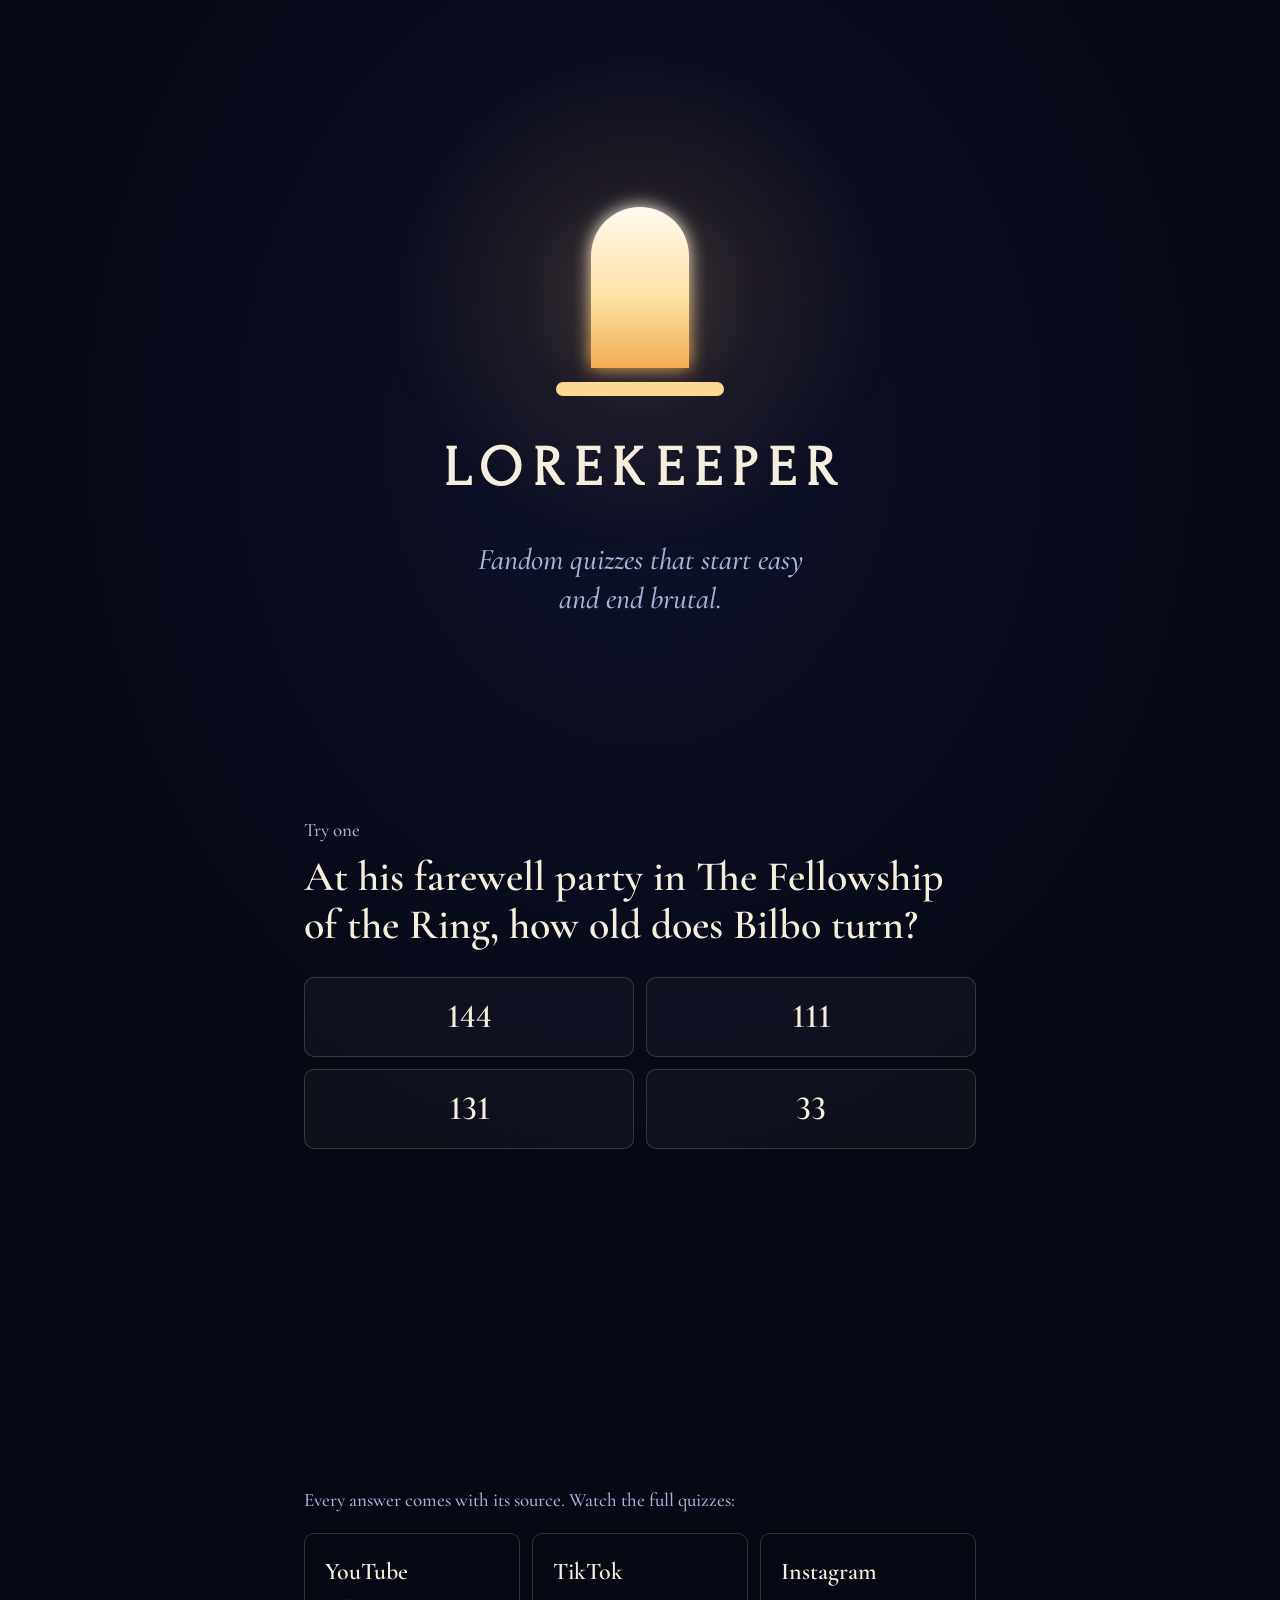
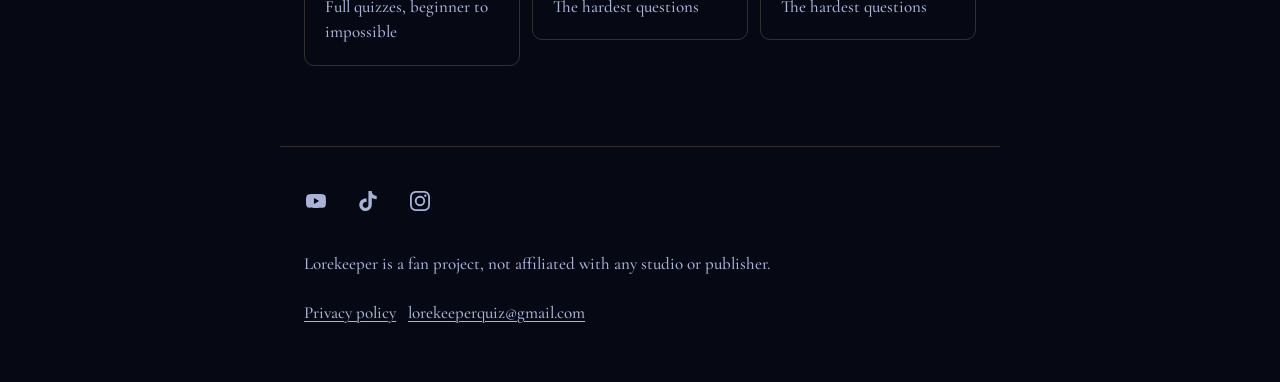
<file: index.html>
<!doctype html>
<html lang="en">
<head>
<meta charset="utf-8">
<meta name="viewport" content="width=device-width, initial-scale=1">
<title>Lorekeeper: fandom quizzes that start easy and end brutal</title>
<meta name="description" content="Lord of the Rings, Star Wars, Harry Potter and more. Quizzes from beginner to impossible, and every answer comes with its source.">
<meta property="og:title" content="Lorekeeper">
<meta property="og:description" content="Fandom quizzes that start easy and end brutal. Every answer comes with its source.">
<meta property="og:image" content="https://lorekeeper.greighlabs.com/og.jpg">
<meta name="twitter:card" content="summary_large_image">
<meta name="theme-color" content="#060814">
<link rel="icon" href="favicon.png">
<link rel="apple-touch-icon" href="apple-touch-icon.png">
<link rel="preload" href="fonts/forum-latin-400-normal.woff2" as="font" type="font/woff2" crossorigin>
<link rel="stylesheet" href="site.css">
<style>
  .hero {
    min-height: 88vh;
    display: flex;
    flex-direction: column;
    align-items: center;
    justify-content: center;
    gap: 44px;
    padding: 72px 24px 40px;
    text-align: center;
    position: relative;
  }
  /* The one moment: the doorway lights once when you arrive. */
  .door { position: relative; width: clamp(120px, 18vw, 168px); }
  .door::before {
    content: "";
    position: absolute;
    left: 50%; top: 46%;
    width: 340%; aspect-ratio: 1;
    translate: -50% -50%;
    background: radial-gradient(circle, rgba(255, 200, 120, 0.22), rgba(242, 160, 70, 0.07) 32%, transparent 64%);
    pointer-events: none;
    animation: spill 2.4s 0.3s ease-out both;
  }
  .door svg { display: block; width: 100%; height: auto; overflow: visible; position: relative; }
  .door .arch { animation: light 1.6s 0.15s ease-out both; }
  @keyframes light { from { opacity: 0; } to { opacity: 1; } }
  @keyframes spill { from { opacity: 0; scale: 0.6; } to { opacity: 1; scale: 1; } }
  .hero .wordmark { font-size: clamp(34px, 6vw, 56px); animation: light 1.2s 0.9s ease-out both; }
  .lede {
    margin: 0;
    max-width: 26ch;
    font-size: clamp(24px, 3vw, 30px);
    line-height: 1.3;
    color: var(--mist);
    font-style: italic;
    animation: light 1.2s 1.2s ease-out both;
  }

  .try {
    max-width: 720px;
    margin: 0 auto;
    padding: 24px 24px 96px;
  }
  .try h2 {
    margin: 0 0 8px;
    font-weight: 500;
    font-size: 19px;
    color: var(--mist);
  }
  .q {
    margin: 0 0 28px;
    font-family: Cormorant, Georgia, serif;
    font-weight: 600;
    font-size: clamp(30px, 4.4vw, 42px);
    line-height: 1.15;
    text-wrap: balance;
  }
  .options { display: grid; grid-template-columns: 1fr 1fr; gap: 12px; margin: 0; padding: 0; list-style: none; }
  .options button {
    width: 100%;
    font: 600 clamp(26px, 3.6vw, 34px) / 1 Cormorant, Georgia, serif;
    font-variant-numeric: lining-nums;
    color: var(--cream);
    background: rgba(255, 255, 255, 0.03);
    border: 1px solid var(--line);
    border-radius: 10px;
    padding: 22px 20px;
    cursor: pointer;
    transition: border-color 0.2s, background 0.2s, opacity 0.4s, color 0.4s;
  }
  .options button:hover:not(:disabled) { border-color: var(--lamp); background: rgba(255, 226, 166, 0.06); }
  .options button:disabled { cursor: default; }
  .answered .options button { opacity: 0.35; }
  .answered .options button.right {
    opacity: 1;
    color: var(--night);
    background: linear-gradient(180deg, #fffaf0, var(--lamp) 55%, var(--ember));
    border-color: transparent;
    box-shadow: 0 0 40px rgba(255, 200, 120, 0.35);
  }
  .answered .options button.picked:not(.right) { opacity: 0.6; text-decoration: line-through; text-decoration-thickness: 2px; }

  .proof {
    margin-top: 28px;
    padding: 22px 24px;
    border-left: 2px solid var(--ember);
    background: rgba(255, 226, 166, 0.04);
    border-radius: 0 10px 10px 0;
    opacity: 0;
    translate: 0 8px;
    transition: opacity 0.5s 0.15s, translate 0.5s 0.15s;
  }
  .answered .proof { opacity: 1; translate: 0 0; }
  .proof p { margin: 0; }
  .proof .verdict { font-weight: 600; font-size: 24px; margin-bottom: 6px; }
  .proof .why { color: var(--cream); }
  .proof .src { margin-top: 10px; font-style: italic; color: var(--mist); font-size: 18px; }

  .watch {
    max-width: 720px;
    margin: 0 auto;
    padding: 0 24px 80px;
  }
  .watch h2 { margin: 0 0 18px; font-weight: 500; font-size: 19px; color: var(--mist); }
  .watch ul { list-style: none; margin: 0; padding: 0; display: grid; grid-template-columns: repeat(3, 1fr); gap: 12px; }
  .watch a {
    display: flex;
    flex-direction: column;
    gap: 4px;
    padding: 20px;
    border: 1px solid var(--line);
    border-radius: 10px;
    text-decoration: none;
    color: var(--cream);
    transition: border-color 0.2s, background 0.2s;
  }
  .watch a:hover { border-color: var(--lamp); background: rgba(255, 226, 166, 0.05); }
  .watch b { font-weight: 600; font-size: 24px; }
  .watch span { font-size: 17px; color: var(--mist); }

  @media (max-width: 560px) {
    body { font-size: 19px; }
    .watch ul { grid-template-columns: 1fr; }
  }
</style>
</head>
<body>

<main>
  <section class="hero">
    <div class="door" aria-hidden="true">
      <svg viewBox="15.92 15.08 68.16 76.68">
        <defs>
          <linearGradient id="lamp" x1="0" y1="0" x2="0" y2="1">
            <stop offset="0" stop-color="#fffaf0"/><stop offset=".55" stop-color="#ffe2a6"/><stop offset="1" stop-color="#f2ad52"/>
          </linearGradient>
          <filter id="glow" x="-60%" y="-60%" width="220%" height="220%">
            <feGaussianBlur stdDeviation="2.4" result="b"/><feMerge><feMergeNode in="b"/><feMergeNode in="SourceGraphic"/></feMerge>
          </filter>
        </defs>
        <g transform="translate(50 52) scale(1.42) translate(-50 -52)">
          <path class="arch" d="M36 72 L36 40 A14 14 0 0 1 64 40 L64 72 Z" fill="url(#lamp)" filter="url(#glow)"/>
          <rect x="26" y="76" width="48" height="4" rx="2" fill="#ffd896"/>
        </g>
      </svg>
    </div>
    <h1 class="wordmark" style="margin:0">LOREKEEPER</h1>
    <p class="lede">Fandom quizzes that start easy and end brutal.</p>
  </section>

  <section class="try" id="quiz" aria-labelledby="try-label">
    <h2 id="try-label">Try one</h2>
    <p class="q">At his farewell party in The Fellowship of the Ring, how old does Bilbo turn?</p>
    <ul class="options" role="list">
      <li><button type="button" data-v="144">144</button></li>
      <li><button type="button" data-v="111" data-right>111</button></li>
      <li><button type="button" data-v="131">131</button></li>
      <li><button type="button" data-v="33">33</button></li>
    </ul>
    <div class="proof" aria-live="polite">
      <p class="verdict"></p>
      <p class="why">Eleventy-one. The other three are traps from the same book: 33 is Frodo, who shares the birthday; 144 is the number of guests at the special dinner, one gross, and their combined age; 131 is how old Bilbo is when he finally sails from the Grey Havens.</p>
      <p class="src">As told in The Fellowship of the Ring, Book I, chapter 1, “A Long-expected Party”.</p>
    </div>
  </section>

  <section class="watch" aria-labelledby="watch-label">
    <h2 id="watch-label">Every answer comes with its source. Watch the full quizzes:</h2>
    <ul role="list">
      <li><a href="https://www.youtube.com/@lorekeeperquiz"><b>YouTube</b><span>Full quizzes, beginner to impossible</span></a></li>
      <li><a href="https://www.tiktok.com/@lorekeeperquiz"><b>TikTok</b><span>The hardest questions</span></a></li>
      <li><a href="https://www.instagram.com/lorekeeperquiz/"><b>Instagram</b><span>The hardest questions</span></a></li>
    </ul>
  </section>
</main>

<footer>
  <nav class="social" aria-label="Lorekeeper on social media">
    <a href="https://www.youtube.com/@lorekeeperquiz" rel="me noopener" target="_blank" aria-label="Lorekeeper on YouTube"><svg viewBox="0 0 24 24" aria-hidden="true"><path d="M23.498 6.186a3.016 3.016 0 0 0-2.122-2.136C19.505 3.545 12 3.545 12 3.545s-7.505 0-9.377.505A3.017 3.017 0 0 0 .502 6.186C0 8.07 0 12 0 12s0 3.93.502 5.814a3.016 3.016 0 0 0 2.122 2.136c1.871.505 9.376.505 9.376.505s7.505 0 9.377-.505a3.015 3.015 0 0 0 2.122-2.136C24 15.93 24 12 24 12s0-3.93-.502-5.814zM9.545 15.568V8.432L15.818 12l-6.273 3.568z"/></svg></a>
    <a href="https://www.tiktok.com/@lorekeeperquiz" rel="me noopener" target="_blank" aria-label="Lorekeeper on TikTok"><svg viewBox="0 0 24 24" aria-hidden="true"><path d="M12.525.02c1.31-.02 2.61-.01 3.91-.02.08 1.53.63 3.09 1.75 4.17 1.12 1.11 2.7 1.62 4.24 1.79v4.03c-1.44-.05-2.89-.35-4.2-.97-.57-.26-1.1-.59-1.62-.93-.01 2.92.01 5.84-.02 8.75-.08 1.4-.54 2.79-1.35 3.94-1.31 1.92-3.58 3.17-5.91 3.21-1.43.08-2.86-.31-4.08-1.03-2.02-1.19-3.44-3.37-3.65-5.71-.02-.5-.03-1-.01-1.49.18-1.9 1.12-3.72 2.58-4.96 1.66-1.44 3.98-2.13 6.15-1.72.02 1.48-.04 2.96-.04 4.44-.99-.32-2.15-.23-3.02.37-.63.41-1.11 1.04-1.36 1.75-.21.51-.15 1.07-.14 1.61.24 1.64 1.82 3.02 3.5 2.87 1.12-.01 2.19-.66 2.77-1.61.19-.33.4-.67.41-1.06.1-1.79.06-3.57.07-5.36.01-4.03-.01-8.05.02-12.07z"/></svg></a>
    <a href="https://www.instagram.com/lorekeeperquiz/" rel="me noopener" target="_blank" aria-label="Lorekeeper on Instagram"><svg viewBox="0 0 24 24" aria-hidden="true"><path d="M7.0301.084c-1.2768.0602-2.1487.264-2.911.5634-.7888.3075-1.4575.72-2.1228 1.3877-.6652.6677-1.075 1.3368-1.3802 2.127-.2954.7638-.4956 1.6365-.552 2.914-.0564 1.2775-.0689 1.6882-.0626 4.947.0062 3.2586.0206 3.6671.0825 4.9473.061 1.2765.264 2.1482.5635 2.9107.308.7889.72 1.4573 1.388 2.1228.6679.6655 1.3365 1.0743 2.1285 1.38.7632.295 1.6361.4961 2.9134.552 1.2773.056 1.6884.069 4.9462.0627 3.2578-.0062 3.668-.0207 4.9478-.0814 1.28-.0607 2.147-.2652 2.9098-.5633.7889-.3086 1.4578-.72 2.1228-1.3881.665-.6682 1.0745-1.3378 1.3795-2.1284.2957-.7632.4966-1.636.552-2.9124.056-1.2809.0692-1.6898.063-4.948-.0063-3.2583-.021-3.6668-.0817-4.9465-.0607-1.2797-.264-2.1487-.5633-2.9117-.3084-.7889-.72-1.4568-1.3876-2.1228C21.2982 1.33 20.628.9208 19.8378.6165 19.074.321 18.2017.1197 16.9244.0645 15.6471.0093 15.236-.005 11.977.0014 8.718.0076 8.31.0215 7.0301.0839m.1402 21.6932c-1.17-.0509-1.8053-.2453-2.2287-.408-.5606-.216-.96-.4771-1.3819-.895-.422-.4178-.6811-.8186-.9-1.378-.1644-.4234-.3624-1.058-.4171-2.228-.0595-1.2645-.072-1.6442-.079-4.848-.007-3.2037.0053-3.583.0607-4.848.05-1.169.2456-1.805.408-2.2282.216-.5613.4762-.96.895-1.3816.4188-.4217.8184-.6814 1.3783-.9003.423-.1651 1.0575-.3614 2.227-.4171 1.2655-.06 1.6447-.072 4.848-.079 3.2033-.007 3.5835.005 4.8495.0608 1.169.0508 1.8053.2445 2.228.408.5608.216.96.4754 1.3816.895.4217.4194.6816.8176.9005 1.3787.1653.4217.3617 1.056.4169 2.2263.0602 1.2655.0739 1.645.0796 4.848.0058 3.203-.0055 3.5834-.061 4.848-.051 1.17-.245 1.8055-.408 2.2294-.216.5604-.4763.96-.8954 1.3814-.419.4215-.8181.6811-1.3783.9-.4224.1649-1.0577.3617-2.2262.4174-1.2656.0595-1.6448.072-4.8493.079-3.2045.007-3.5825-.006-4.848-.0608M16.953 5.5864A1.44 1.44 0 1 0 18.39 4.144a1.44 1.44 0 0 0-1.437 1.4424M5.8385 12.012c.0067 3.4032 2.7706 6.1557 6.173 6.1493 3.4026-.0065 6.157-2.7701 6.1506-6.1733-.0065-3.4032-2.771-6.1565-6.174-6.1498-3.403.0067-6.156 2.771-6.1496 6.1738M8 12.0077a4 4 0 1 1 4.008 3.9921A3.9996 3.9996 0 0 1 8 12.0077"/></svg></a>
  </nav>
  <span>Lorekeeper is a fan project, not affiliated with any studio or publisher.</span>
  <span><a href="privacy.html">Privacy policy</a> &nbsp; <a href="mailto:lorekeeperquiz@gmail.com">lorekeeperquiz@gmail.com</a></span>
</footer>

<script>
  const quiz = document.getElementById("quiz");
  const verdict = quiz.querySelector(".verdict");
  quiz.querySelectorAll(".options button").forEach((b) => {
    if (b.hasAttribute("data-right")) b.classList.add("right-answer");
    b.addEventListener("click", () => {
      if (quiz.classList.contains("answered")) return;
      b.classList.add("picked");
      quiz.querySelector("[data-right]").classList.add("right");
      quiz.classList.add("answered");
      verdict.textContent = b.hasAttribute("data-right") ? "Right. 111." : "Not quite. It's 111.";
      quiz.querySelectorAll(".options button").forEach((x) => (x.disabled = true));
    });
  });
</script>
</body>
</html>
</file>
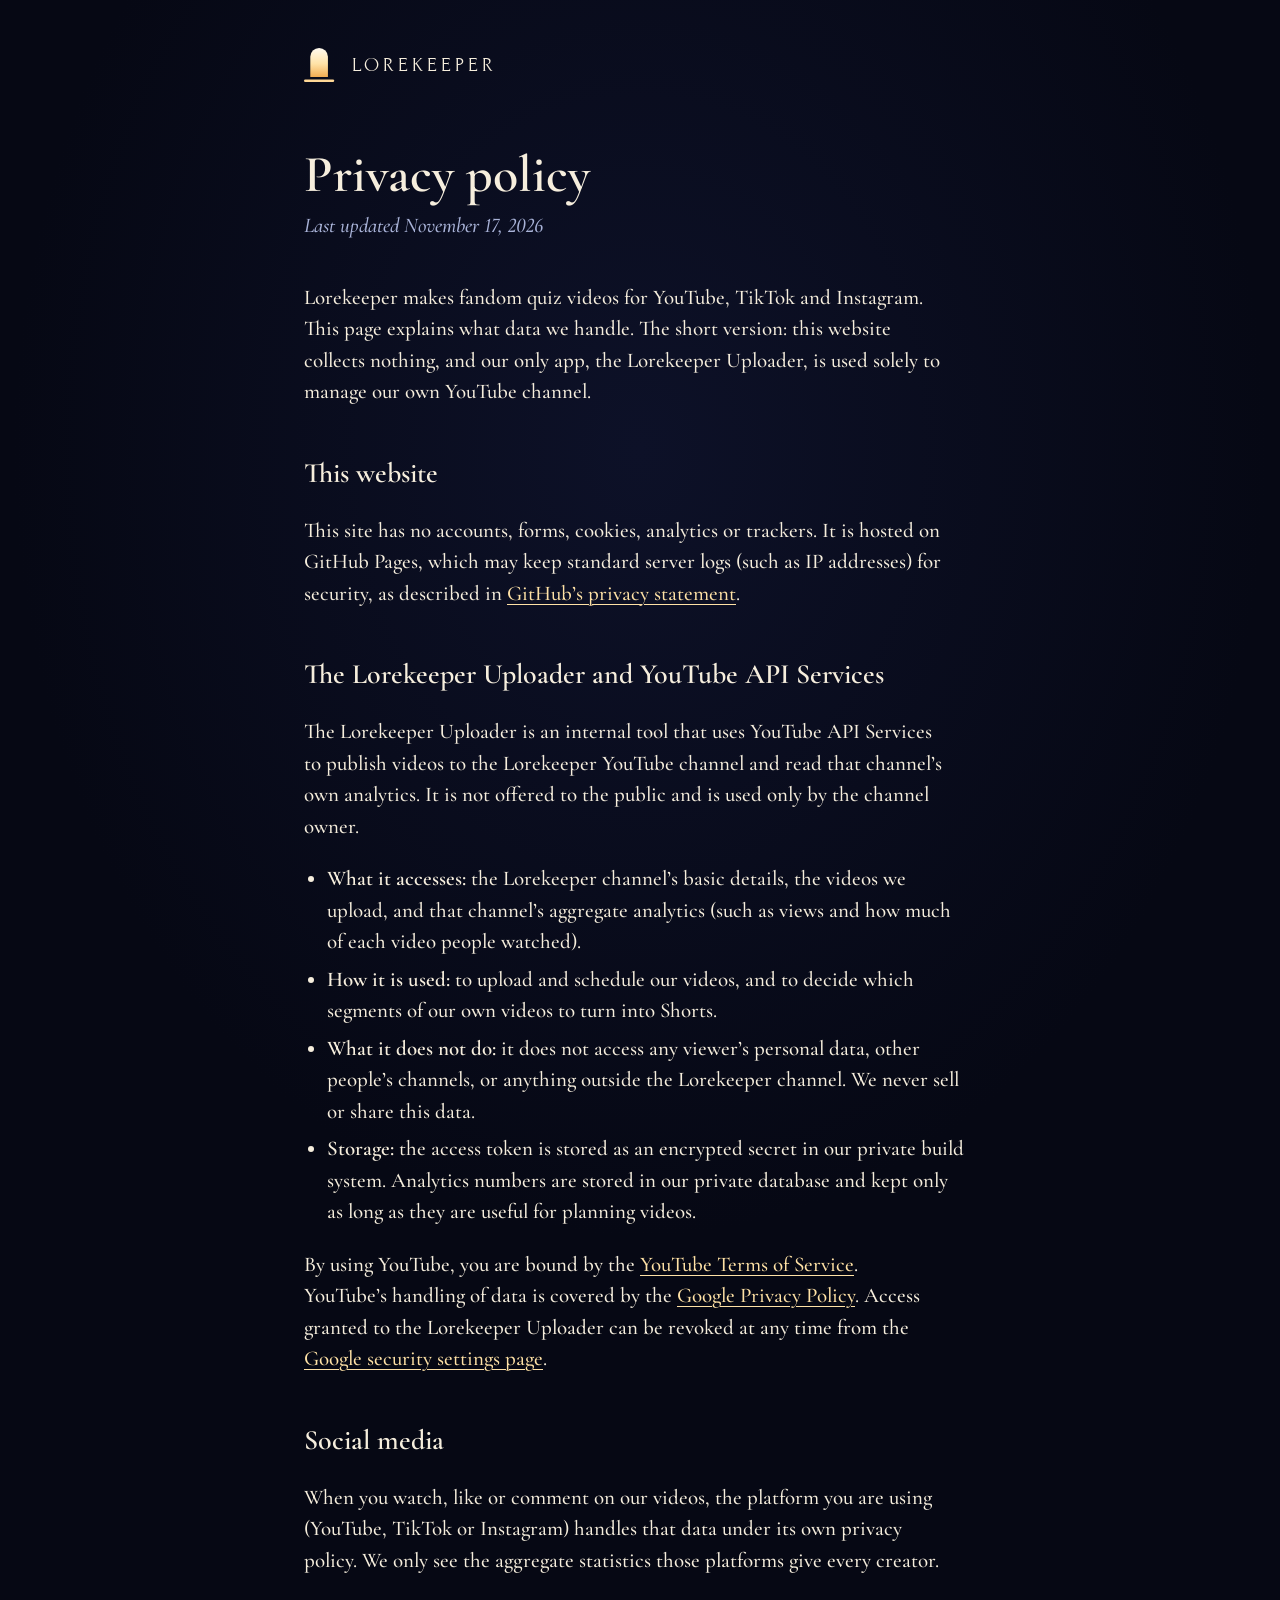
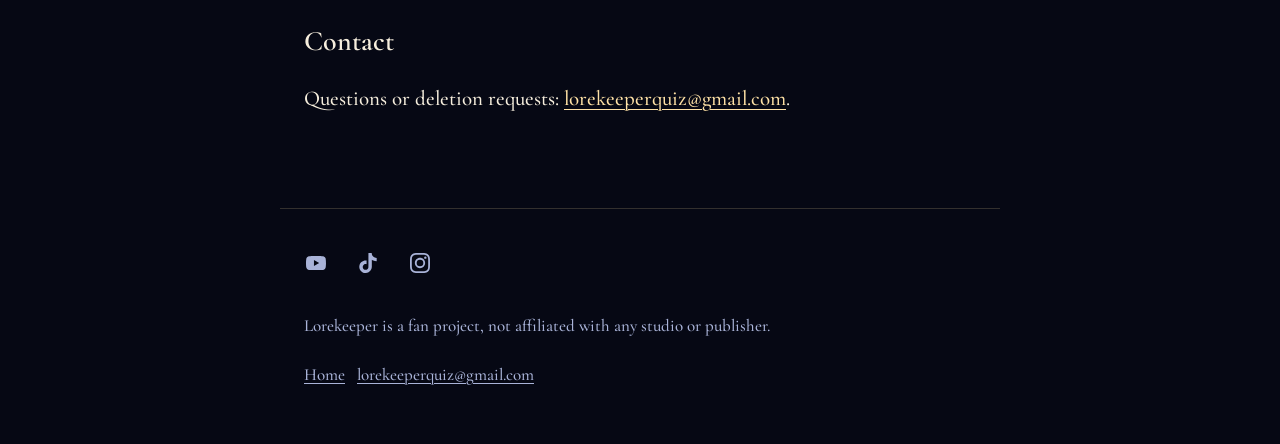
<file: privacy.html>
<!doctype html>
<html lang="en">
<head>
<meta charset="utf-8">
<meta name="viewport" content="width=device-width, initial-scale=1">
<title>Privacy policy · Lorekeeper</title>
<meta name="description" content="How Lorekeeper handles data, including the Lorekeeper Uploader's use of YouTube API Services.">
<meta name="theme-color" content="#060814">
<link rel="icon" href="favicon.png">
<link rel="stylesheet" href="site.css">
<style>
  header { max-width: 720px; margin: 0 auto; padding: 48px 24px 0; }
  header a { display: inline-flex; align-items: center; gap: 14px; text-decoration: none; }
  header svg { height: 34px; width: auto; overflow: visible; display: block; }
  header .wordmark { font-size: 20px; }
  article { max-width: 720px; margin: 0 auto; padding: 56px 24px 72px; }
  h1 { font-family: Cormorant, Georgia, serif; font-weight: 600; font-size: clamp(38px, 6vw, 52px); line-height: 1.05; margin: 0 0 8px; }
  .updated { color: var(--mist); font-style: italic; margin: 0 0 40px; }
  h2 { font-weight: 600; font-size: 28px; margin: 44px 0 10px; }
  p, li { max-width: 64ch; }
  ul { padding-left: 1.1em; }
  li { margin: 6px 0; }
</style>
</head>
<body>
<header>
  <a href="./" aria-label="Lorekeeper home">
    <svg viewBox="15.92 15.08 68.16 76.68" aria-hidden="true">
      <defs><linearGradient id="l" x1="0" y1="0" x2="0" y2="1"><stop offset="0" stop-color="#fffaf0"/><stop offset=".55" stop-color="#ffe2a6"/><stop offset="1" stop-color="#f2ad52"/></linearGradient></defs>
      <g transform="translate(50 52) scale(1.42) translate(-50 -52)"><path d="M36 72 L36 40 A14 14 0 0 1 64 40 L64 72 Z" fill="url(#l)"/><rect x="26" y="76" width="48" height="4" rx="2" fill="#ffd896"/></g>
    </svg>
    <span class="wordmark">LOREKEEPER</span>
  </a>
</header>

<article>
  <h1>Privacy policy</h1>
  <p class="updated">Last updated November 17, 2026</p>

  <p>Lorekeeper makes fandom quiz videos for YouTube, TikTok and Instagram. This page explains what data we handle. The short version: this website collects nothing, and our only app, the Lorekeeper Uploader, is used solely to manage our own YouTube channel.</p>

  <h2>This website</h2>
  <p>This site has no accounts, forms, cookies, analytics or trackers. It is hosted on GitHub Pages, which may keep standard server logs (such as IP addresses) for security, as described in <a href="https://docs.github.com/en/site-policy/privacy-policies/github-general-privacy-statement">GitHub’s privacy statement</a>.</p>

  <h2>The Lorekeeper Uploader and YouTube API Services</h2>
  <p>The Lorekeeper Uploader is an internal tool that uses YouTube API Services to publish videos to the Lorekeeper YouTube channel and read that channel’s own analytics. It is not offered to the public and is used only by the channel owner.</p>
  <ul>
    <li><strong>What it accesses:</strong> the Lorekeeper channel’s basic details, the videos we upload, and that channel’s aggregate analytics (such as views and how much of each video people watched).</li>
    <li><strong>How it is used:</strong> to upload and schedule our videos, and to decide which segments of our own videos to turn into Shorts.</li>
    <li><strong>What it does not do:</strong> it does not access any viewer’s personal data, other people’s channels, or anything outside the Lorekeeper channel. We never sell or share this data.</li>
    <li><strong>Storage:</strong> the access token is stored as an encrypted secret in our private build system. Analytics numbers are stored in our private database and kept only as long as they are useful for planning videos.</li>
  </ul>
  <p>By using YouTube, you are bound by the <a href="https://www.youtube.com/t/terms">YouTube Terms of Service</a>. YouTube’s handling of data is covered by the <a href="https://policies.google.com/privacy">Google Privacy Policy</a>. Access granted to the Lorekeeper Uploader can be revoked at any time from the <a href="https://myaccount.google.com/connections">Google security settings page</a>.</p>

  <h2>Social media</h2>
  <p>When you watch, like or comment on our videos, the platform you are using (YouTube, TikTok or Instagram) handles that data under its own privacy policy. We only see the aggregate statistics those platforms give every creator.</p>

  <h2>Contact</h2>
  <p>Questions or deletion requests: <a href="mailto:lorekeeperquiz@gmail.com">lorekeeperquiz@gmail.com</a>.</p>
</article>

<footer>
  <nav class="social" aria-label="Lorekeeper on social media">
    <a href="https://www.youtube.com/@lorekeeperquiz" rel="me noopener" target="_blank" aria-label="Lorekeeper on YouTube"><svg viewBox="0 0 24 24" aria-hidden="true"><path d="M23.498 6.186a3.016 3.016 0 0 0-2.122-2.136C19.505 3.545 12 3.545 12 3.545s-7.505 0-9.377.505A3.017 3.017 0 0 0 .502 6.186C0 8.07 0 12 0 12s0 3.93.502 5.814a3.016 3.016 0 0 0 2.122 2.136c1.871.505 9.376.505 9.376.505s7.505 0 9.377-.505a3.015 3.015 0 0 0 2.122-2.136C24 15.93 24 12 24 12s0-3.93-.502-5.814zM9.545 15.568V8.432L15.818 12l-6.273 3.568z"/></svg></a>
    <a href="https://www.tiktok.com/@lorekeeperquiz" rel="me noopener" target="_blank" aria-label="Lorekeeper on TikTok"><svg viewBox="0 0 24 24" aria-hidden="true"><path d="M12.525.02c1.31-.02 2.61-.01 3.91-.02.08 1.53.63 3.09 1.75 4.17 1.12 1.11 2.7 1.62 4.24 1.79v4.03c-1.44-.05-2.89-.35-4.2-.97-.57-.26-1.1-.59-1.62-.93-.01 2.92.01 5.84-.02 8.75-.08 1.4-.54 2.79-1.35 3.94-1.31 1.92-3.58 3.17-5.91 3.21-1.43.08-2.86-.31-4.08-1.03-2.02-1.19-3.44-3.37-3.65-5.71-.02-.5-.03-1-.01-1.49.18-1.9 1.12-3.72 2.58-4.96 1.66-1.44 3.98-2.13 6.15-1.72.02 1.48-.04 2.96-.04 4.44-.99-.32-2.15-.23-3.02.37-.63.41-1.11 1.04-1.36 1.75-.21.51-.15 1.07-.14 1.61.24 1.64 1.82 3.02 3.5 2.87 1.12-.01 2.19-.66 2.77-1.61.19-.33.4-.67.41-1.06.1-1.79.06-3.57.07-5.36.01-4.03-.01-8.05.02-12.07z"/></svg></a>
    <a href="https://www.instagram.com/lorekeeperquiz/" rel="me noopener" target="_blank" aria-label="Lorekeeper on Instagram"><svg viewBox="0 0 24 24" aria-hidden="true"><path d="M7.0301.084c-1.2768.0602-2.1487.264-2.911.5634-.7888.3075-1.4575.72-2.1228 1.3877-.6652.6677-1.075 1.3368-1.3802 2.127-.2954.7638-.4956 1.6365-.552 2.914-.0564 1.2775-.0689 1.6882-.0626 4.947.0062 3.2586.0206 3.6671.0825 4.9473.061 1.2765.264 2.1482.5635 2.9107.308.7889.72 1.4573 1.388 2.1228.6679.6655 1.3365 1.0743 2.1285 1.38.7632.295 1.6361.4961 2.9134.552 1.2773.056 1.6884.069 4.9462.0627 3.2578-.0062 3.668-.0207 4.9478-.0814 1.28-.0607 2.147-.2652 2.9098-.5633.7889-.3086 1.4578-.72 2.1228-1.3881.665-.6682 1.0745-1.3378 1.3795-2.1284.2957-.7632.4966-1.636.552-2.9124.056-1.2809.0692-1.6898.063-4.948-.0063-3.2583-.021-3.6668-.0817-4.9465-.0607-1.2797-.264-2.1487-.5633-2.9117-.3084-.7889-.72-1.4568-1.3876-2.1228C21.2982 1.33 20.628.9208 19.8378.6165 19.074.321 18.2017.1197 16.9244.0645 15.6471.0093 15.236-.005 11.977.0014 8.718.0076 8.31.0215 7.0301.0839m.1402 21.6932c-1.17-.0509-1.8053-.2453-2.2287-.408-.5606-.216-.96-.4771-1.3819-.895-.422-.4178-.6811-.8186-.9-1.378-.1644-.4234-.3624-1.058-.4171-2.228-.0595-1.2645-.072-1.6442-.079-4.848-.007-3.2037.0053-3.583.0607-4.848.05-1.169.2456-1.805.408-2.2282.216-.5613.4762-.96.895-1.3816.4188-.4217.8184-.6814 1.3783-.9003.423-.1651 1.0575-.3614 2.227-.4171 1.2655-.06 1.6447-.072 4.848-.079 3.2033-.007 3.5835.005 4.8495.0608 1.169.0508 1.8053.2445 2.228.408.5608.216.96.4754 1.3816.895.4217.4194.6816.8176.9005 1.3787.1653.4217.3617 1.056.4169 2.2263.0602 1.2655.0739 1.645.0796 4.848.0058 3.203-.0055 3.5834-.061 4.848-.051 1.17-.245 1.8055-.408 2.2294-.216.5604-.4763.96-.8954 1.3814-.419.4215-.8181.6811-1.3783.9-.4224.1649-1.0577.3617-2.2262.4174-1.2656.0595-1.6448.072-4.8493.079-3.2045.007-3.5825-.006-4.848-.0608M16.953 5.5864A1.44 1.44 0 1 0 18.39 4.144a1.44 1.44 0 0 0-1.437 1.4424M5.8385 12.012c.0067 3.4032 2.7706 6.1557 6.173 6.1493 3.4026-.0065 6.157-2.7701 6.1506-6.1733-.0065-3.4032-2.771-6.1565-6.174-6.1498-3.403.0067-6.156 2.771-6.1496 6.1738M8 12.0077a4 4 0 1 1 4.008 3.9921A3.9996 3.9996 0 0 1 8 12.0077"/></svg></a>
  </nav>
  <span>Lorekeeper is a fan project, not affiliated with any studio or publisher.</span>
  <span><a href="./">Home</a> &nbsp; <a href="mailto:lorekeeperquiz@gmail.com">lorekeeperquiz@gmail.com</a></span>
</footer>
</body>
</html>
</file>
<file: site.css>
@font-face { font-family: Forum; src: url(fonts/forum-latin-400-normal.woff2) format("woff2"); font-display: swap; }
@font-face { font-family: Cormorant; font-weight: 500; src: url(fonts/cormorant-garamond-latin-500-normal.woff2) format("woff2"); font-display: swap; }
@font-face { font-family: Cormorant; font-weight: 500; font-style: italic; src: url(fonts/cormorant-garamond-latin-500-italic.woff2) format("woff2"); font-display: swap; }
@font-face { font-family: Cormorant; font-weight: 600; src: url(fonts/cormorant-garamond-latin-600-normal.woff2) format("woff2"); font-display: swap; }

:root {
  --night: #060814;
  --dusk: #0d1128;
  --cream: #f6eedd;
  --mist: #a9b3d8;
  --lamp: #ffe2a6;
  --ember: #f2ad52;
  --line: rgba(255, 226, 166, 0.18);
}

* { box-sizing: border-box; }
html { background: var(--night); color: var(--cream); -webkit-text-size-adjust: 100%; }
body {
  margin: 0;
  font-family: Cormorant, Georgia, serif;
  font-weight: 500;
  font-size: 21px;
  line-height: 1.5;
  background:
    radial-gradient(ellipse 70% 55% at 50% 22%, var(--dusk), transparent 70%),
    var(--night);
  min-height: 100vh;
  font-variant-numeric: lining-nums;
}
a { color: var(--lamp); text-decoration-thickness: 1px; text-underline-offset: 0.18em; }
a:hover { color: #fff; }
:focus-visible { outline: 2px solid var(--lamp); outline-offset: 3px; border-radius: 4px; }

.wordmark {
  font-family: Forum, serif;
  letter-spacing: 0.2em;
  padding-left: 0.2em;
  line-height: 1;
  text-box: trim-both cap alphabetic;
  color: var(--cream);
}

footer {
  max-width: 720px;
  margin: 0 auto;
  padding: 40px 24px 56px;
  display: flex;
  justify-content: space-between;
  gap: 24px;
  flex-wrap: wrap;
  font-size: 17px;
  color: var(--mist);
  border-top: 1px solid var(--line);
}
footer a { color: var(--mist); }
.social { flex-basis: 100%; display: flex; gap: 8px; margin: -8px 0 4px -10px; }
.social a {
  display: grid; place-items: center;
  width: 44px; height: 44px; border-radius: 50%;
  color: var(--mist);
  transition: color .2s ease, background-color .2s ease;
}
.social a:hover { color: var(--lamp); background-color: rgba(255, 226, 166, .08); }
.social a:focus-visible { outline: 2px solid var(--lamp); outline-offset: 2px; }
.social svg { width: 20px; height: 20px; fill: currentColor; }

@media (prefers-reduced-motion: reduce) {
  *, *::before, *::after { animation: none !important; transition: none !important; }
}
</file>
